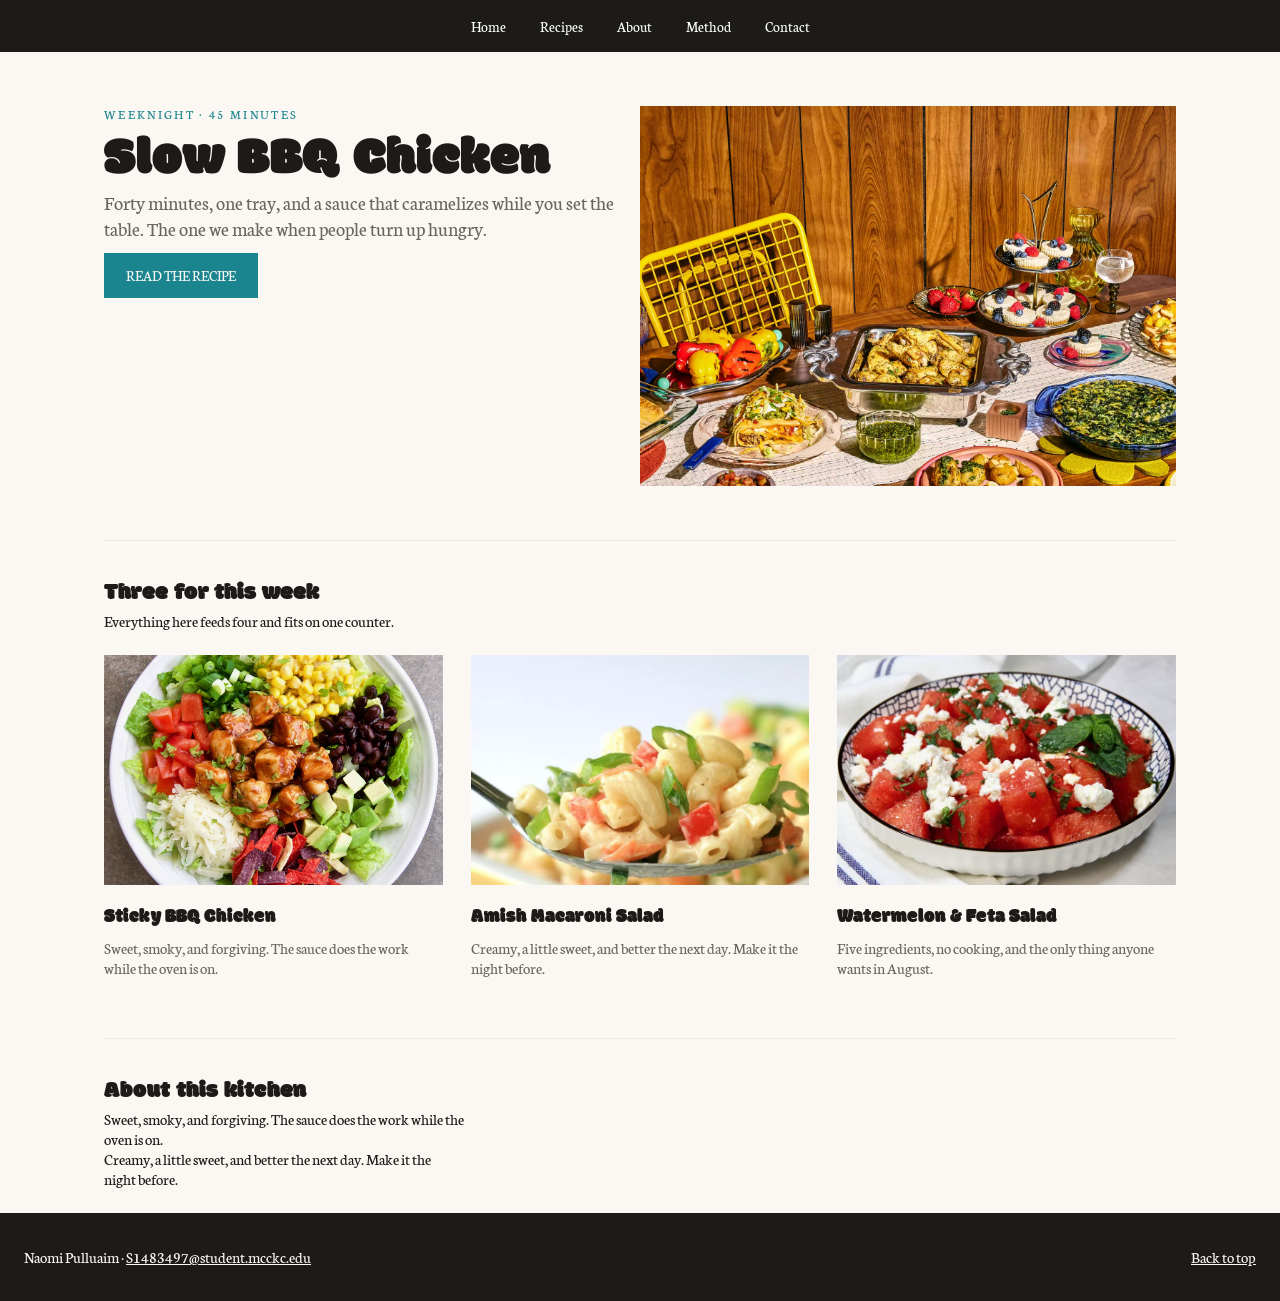
<file: index.html>
<!DOCTYPE html>
<html lang="en">
<head>
    <meta charset="UTF-8">
    <meta name="viewport" content="width=device-width, initial-scale=1.0">
    <title>Jen's Kitchen</title> 

    <link rel="preconnect" href="https://fonts.googleapis.com">
    <link rel="preconnect" href="https://fonts.gstatic.com" crossorigin>
    <link href="https://fonts.googleapis.com/css2?family=Modak&display=swap" rel="stylesheet">
    <link href="https://fonts.googleapis.com/css2?family=Neuton:ital,wght@0,400;0,700;0,800;1,400&display=swap" rel="stylesheet">

    <link rel="stylesheet" href="css/styles.css">
</head>

<body id="top">
    <nav class="site-nav">
        <ul>
            <li><a href="index.html">Home</a></li>
            <li><a href="#recipes">Recipes</a></li>
            <li><a href="#about">About</a></li>
            <li><a href="#method">Method</a></li>
            <li><a href="mailto:S1483497@student.mcckc.edu">Contact</a></li>
        </ul>
    </nav>

    <main>

        <header class="hero">
            <div>
                <p class="eyebrow">Weeknight &middot; 45 minutes</p>
                <h1>Slow BBQ Chicken</h1>
                <p class="lede">Forty minutes, one tray, and a sauce that caramelizes while you set the table. The one we make when people turn up hungry.</p>
                <a class="button" href="recipes/bbq-chicken.html">Read the recipe</a>
            </div>

            <img src="images/homepage.webp" alt="A plate of BBQ chicken">
        </header>

        <section class="section-head" id="cards">
            <h2>Three for this week</h2>
            <p>Everything here feeds four and fits on one counter.</p>
        </section>
        
        <section class="cards">
            <article class="card">
                <img src="images/bbq-chicken-card.jpeg" alt="Sticky BBQ chicken thighs on a tray">
                <h3>Sticky BBQ Chicken</h3>
                <p>Sweet, smoky, and forgiving. The sauce does the work while the oven is on.</p>
            </article>

            <article class="card">
                <img src="images/amish-macaroni-salad-card.webp" alt="A bowl of creamy macaroni salad">
                <h3>Amish Macaroni Salad</h3>
                <p>Creamy, a little sweet, and better the next day. Make it the night before.</p>
            </article>

            <article class="card">
                <img src="images/Watermelon-salad-card.webp" alt="Watermelon salad with feta and mint">
                <h3>Watermelon & Feta Salad</h3>
                <p>Five ingredients, no cooking, and the only thing anyone wants in August.</p>
            </article>
    
        </section>

    <section class="section-head" id="about">
        <h2>About this kitchen</h2>
        <p>Sweet, smoky, and forgiving. The sauce does the work while the oven is on.</p>
        <p>Creamy, a little sweet, and better the next day. Make it the night before.</p>                
    </section>

    </main>

    <footer class="site-footer">
        <div class="inner">
            <p>Naomi Pulluaim &middot; <a href="mailto:S1483497@student.mcckc.edu">S1483497@student.mcckc.edu</a></p>
            <p class="right"><a href="#top">Back to top</a></p>
        </div>
    </footer>

</body>
</html>
</file>
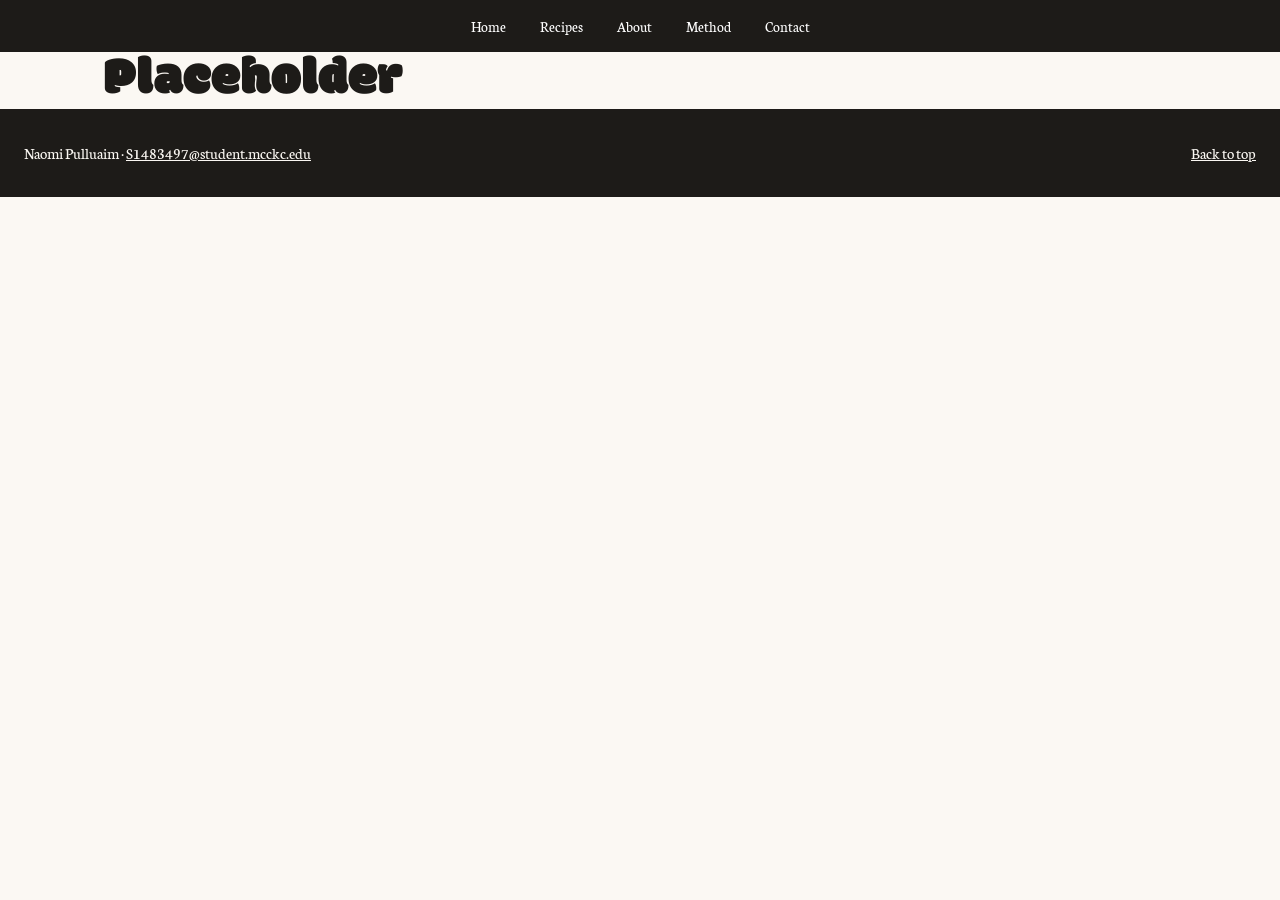
<file: template.html>
<!DOCTYPE html>
<html lang="en">
<head>
    <meta charset="UTF-8">
    <meta name="viewport" content="width=device-width, initial-scale=1.0">
    <title>Document</title> 

    <link rel="preconnect" href="https://fonts.googleapis.com">
    <link rel="preconnect" href="https://fonts.gstatic.com" crossorigin>
    <link href="https://fonts.googleapis.com/css2?family=Modak&display=swap" rel="stylesheet">
    <link href="https://fonts.googleapis.com/css2?family=Neuton:ital,wght@0,400;0,700;0,800;1,400&display=swap" rel="stylesheet">

    <link rel="stylesheet" href="css/styles.css">
</head>
<body id="top">
    <nav class="site-nav">
        <ul>
            <li><a href="index.html">Home</a></li>
            <li><a href="#recipes">Recipes</a></li>
            <li><a href="#about">About</a></li>
            <li><a href="#method">Method</a></li>
            <li><a href="mailto:S1483497@student.mcckc.edu">Contact</a></li>
        </ul>
    </nav>

    <main>
        <h1>Placeholder</h1>
    </main>

    <footer class="site-footer">
        <div class="inner">
            <p>Naomi Pulluaim &middot; <a href="mailto:S1483497@student.mcckc.edu">S1483497@student.mcckc.edu</a></p>
            <p class="right"><a href="#top">Back to top</a></p>
        </div>
    </footer>

</body>
</html>
</file>
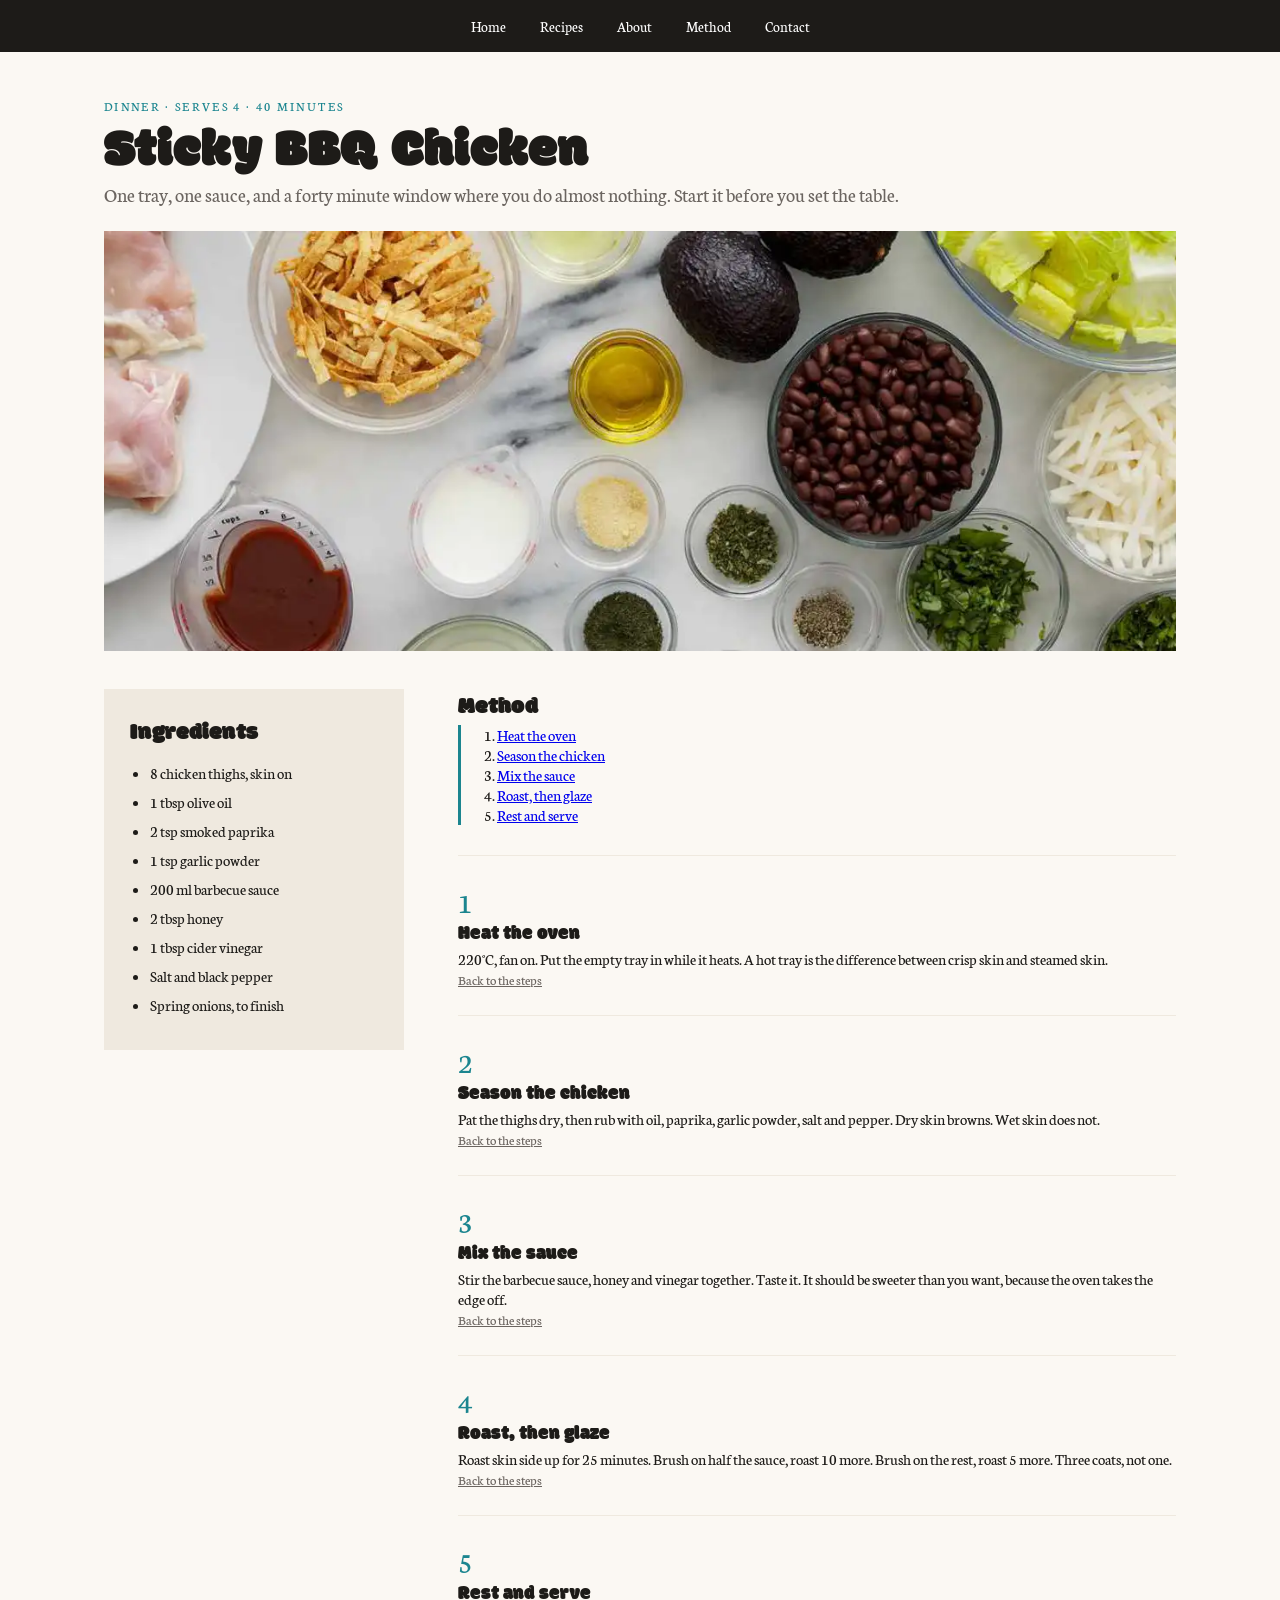
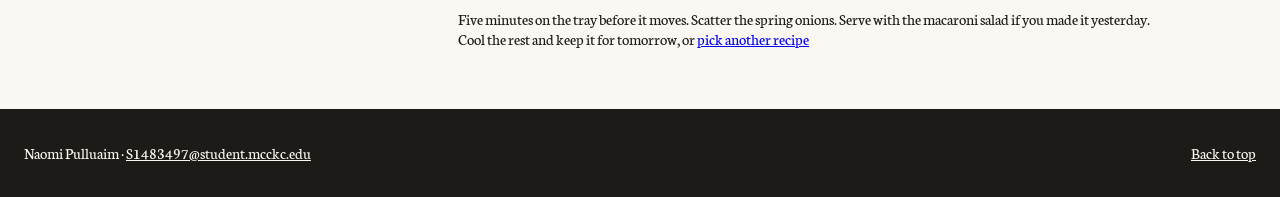
<file: recipes/bbq-chicken.html>
<!DOCTYPE html>
<html lang="en">
<head>
    <meta charset="UTF-8">
    <meta name="viewport" content="width=device-width, initial-scale=1.0">
    <title>Sticky BBQ Chicken</title> 

    <link rel="preconnect" href="https://fonts.googleapis.com">
    <link rel="preconnect" href="https://fonts.gstatic.com" crossorigin>
    <link href="https://fonts.googleapis.com/css2?family=Modak&display=swap" rel="stylesheet">
    <link href="https://fonts.googleapis.com/css2?family=Neuton:ital,wght@0,400;0,700;0,800;1,400&display=swap" rel="stylesheet">

    <link rel="stylesheet" href="../css/styles.css">
</head>
<body id="top">
    <nav class="site-nav">
        <ul>
            <li><a href="../index.html">Home</a></li>
            <li><a href="../index.html#recipes">Recipes</a></li>
            <li><a href="../index.html#about">About</a></li>
            <li><a href="#method">Method</a></li>
            <li><a href="mailto:S1483497@student.mcckc.edu">Contact</a></li>
        </ul>
    </nav>

    <main>
        <header class="recipe-hero">
            <p class="eyebrow">Dinner &middot; serves 4 &middot; 40 minutes</p>
            <h1>Sticky BBQ Chicken</h1>
            <p class="lede">One tray, one sauce, and a forty minute window where you do almost nothing. Start it before you set the table.</p>
            <img src="../images/bbq-chicken-banner.webp" alt="A tray of BBQ chicken">
        </header>

        <div class="recipe-body">
            <aside class="ingredients">
                <h2>Ingredients</h2>
                <ul>
                    <li>8 chicken thighs, skin on</li>
                    <li>1 tbsp olive oil</li>
                    <li>2 tsp smoked paprika</li>
                    <li>1 tsp garlic powder</li>
                    <li>200 ml barbecue sauce</li>
                    <li>2 tbsp honey</li>
                    <li>1 tbsp cider vinegar</li>
                    <li>Salt and black pepper</li>
                    <li>Spring onions, to finish</li>
                </ul>
            </aside>

            <section id="method">
                <h2>Method</h2>

                <nav class="jump">
                    <ol>
                        <li><a href="#step-1">Heat the oven</a></li>
                        <li><a href="#step-2">Season the chicken</a></li>
                        <li><a href="#step-3">Mix the sauce</a></li>
                        <li><a href="#step-4">Roast, then glaze</a></li>
                        <li><a href="#step-5">Rest and serve</a></li>
                    </ol>
                </nav>

                <article class="step" id="step-1">
                    <span class="num">1</span>
                    <h3>Heat the oven</h3>
                    <p>220°C, fan on. Put the empty tray in while it heats. A hot 
                       tray is the difference between crisp skin and steamed skin.</p>
                    <p><a class="back" href="#method">Back to the steps</a></p>
                </article>

                <article class="step" id="step-2">
                    <span class="num">2</span>
                    <h3>Season the chicken</h3>
                    <p>Pat the thighs dry, then rub with oil, paprika, garlic powder, 
                       salt and pepper. Dry skin browns. Wet skin does not.</p>
                    <p><a class="back" href="#method">Back to the steps</a></p>
                </article>

                <article class="step" id="step-3">
                    <span class="num">3</span>
                    <h3>Mix the sauce</h3>
                    <p>Stir the barbecue sauce, honey and vinegar together. Taste it. 
                       It should be sweeter than you want, because the oven takes the edge off.</p>
                    <p><a class="back" href="#method">Back to the steps</a></p>
                </article>

                <article class="step" id="step-4">
                    <span class="num">4</span>
                    <h3>Roast, then glaze</h3>
                    <p>Roast skin side up for 25 minutes. Brush on half the sauce, roast
                       10 more. Brush on the rest, roast 5 more. Three coats, not one.</p>
                    <p><a class="back" href="#method">Back to the steps</a></p>
                </article>

                <article class="step" id="step-5">
                    <span class="num">5</span>
                    <h3>Rest and serve</h3>
                    <p>Five minutes on the tray before it moves. Scatter the spring onions. 
                       Serve with the macaroni salad if you made it yesterday. 
                       Cool the rest and keep it for tomorrow, or <a href="../index.html#cards">pick another recipe</a></p>
                </article>
            

            </section>

        </div>


    </main>

    <footer class="site-footer">
        <div class="inner">
            <p>Naomi Pulluaim &middot; <a href="mailto:S1483497@student.mcckc.edu">S1483497@student.mcckc.edu</a></p>
            <p class="right"><a href="#top">Back to top</a></p>
        </div>
    </footer>

</body>
</html>
</file>
<file: css/styles.css>
/*My colors.
    ink #1d1b18
    paper #fbf8f3
    bone #efe9df
    accent #1b858f
    muted #6b6560*/
* {
    box-sizing: border-box;
    padding: 0px;
    margin: 0px;
}

body {
    background: #fbf8f3;
    color: #1d1b18;
    font-family:"Neuton", Arial, Helvetica, sans-serif;
}

h1, h2, h3 {
    font-family:"Modak", Georgia, 'Times New Roman', Times, serif;
    font-weight: 400;
}

.site-nav {
    background: #1d1b18;
}

.site-nav ul {
    list-style: none;
    display: grid;
    grid-template: auto / auto auto auto auto auto;
    gap: 34px;
    width: max-content;
    margin: 0px auto;
    padding: 16px 24px;
}

.site-nav a {
    color: white;
    text-decoration: none;
    font-size: 15px;
}

main {
    max-width: 1120px;
    margin: 0px auto;
    padding: 0px 24px;
}

.site-footer {
    background: #1d1b18;
    color: #fbf8f3;
}

.site-footer .inner {
    display: grid;
    grid-template: auto / 1fr 1fr;
    max-width: 1120 px;
    margin: 0px auto;
    padding: 34px 24px;
}

.site-footer a {
    color: #fbf8f3;
}

.site-footer .right {
    text-align: right;
}

.hero {
    display: grid;
    grid-template: auto / 1fr 1fr;
    gap: 28 px;
    padding: 54px 0;
}

.hero img {
    width: 100%;
    height: 380px;
    object-fit: cover;
}

h1 {
    font-size: 54px;
    line-height: 1.05;
}

.eyebrow {
    font-size: 13px;
    letter-spacing: 0.18em;
    text-transform: uppercase;
    color: #1b858f;
    margin-bottom: 10px;
}

.lede {
    font-size: 20px;
    color: #6b6560;
}

.button {
    display: inline-block;
    margin-top: 12px;
    background: #1b858f;
    color: #fbf8f3;
    text-decoration: none;
    padding: 13px 22px;
    font-size: 15px;
    text-transform: uppercase;
}

.section-head {
    border-top: 1px solid #efe9df;
    padding: 34px 0 24px;
}

.section-head p {
    max-width: 45ch;
}

.cards {
    display: grid;
    grid-template: auto / 1fr 1fr 1fr;
    gap: 28px;
    padding-bottom: 60px;
}

.card img {
    width: 100%;
    height: 230px;
    object-fit: cover;
}

.card h3 {
    margin: 14px 0 6px;
}

.card p {
    font-size: 16px;
    color: #6b6560;
}

.recipe-hero {
    padding: 46px 0 34px;
}

.recipe-hero img {
    width: 100%;
    height: 420px;
    object-fit: cover;
    margin-top: 24px;
}

.recipe-body {
    display: grid;
    grid-template: auto / 300px 1fr;
    gap: 54px;
    padding-bottom: 60px;
}

.ingredients {
    background: #efe9df;
    padding: 26px;
    align-self: start;
}

.ingredients ul {
    margin: 12px 0 0 20px;
}

.ingredients li {
    margin-bottom: 9px;
    font-size: 16px;
}

.jump {
    border-left: 3px solid #1b858f;
    padding-left:  18px;
    margin-bottom: 30px;
}

.jump ol {
    margin-left: 18px;
}

.jump li {
    font-size: 16px;
}

.step {
    border-top: 1px solid #efe9df;
    padding-top: 26px;
    margin-top: 26px;
}

.step .num {
    display: block;
    font-size: 30px;
    color: #1b858f;
}

.back {
    font-size: 14px;
    color: #6b6560;
}

/*Fonts*/
.modak-regular {
  font-family: "Modak", system-ui;
  font-weight: 400;
  font-style: normal;
}

.neuton-regular {
  font-family: "Neuton", serif;
  font-weight: 400;
  font-style: normal;
}

.neuton-bold {
  font-family: "Neuton", serif;
  font-weight: 700;
  font-style: normal;
}

.neuton-extrabold {
  font-family: "Neuton", serif;
  font-weight: 800;
  font-style: normal;
}

.neuton-regular-italic {
  font-family: "Neuton", serif;
  font-weight: 400;
  font-style: italic;
}
/*end of fonts*/
</file>
